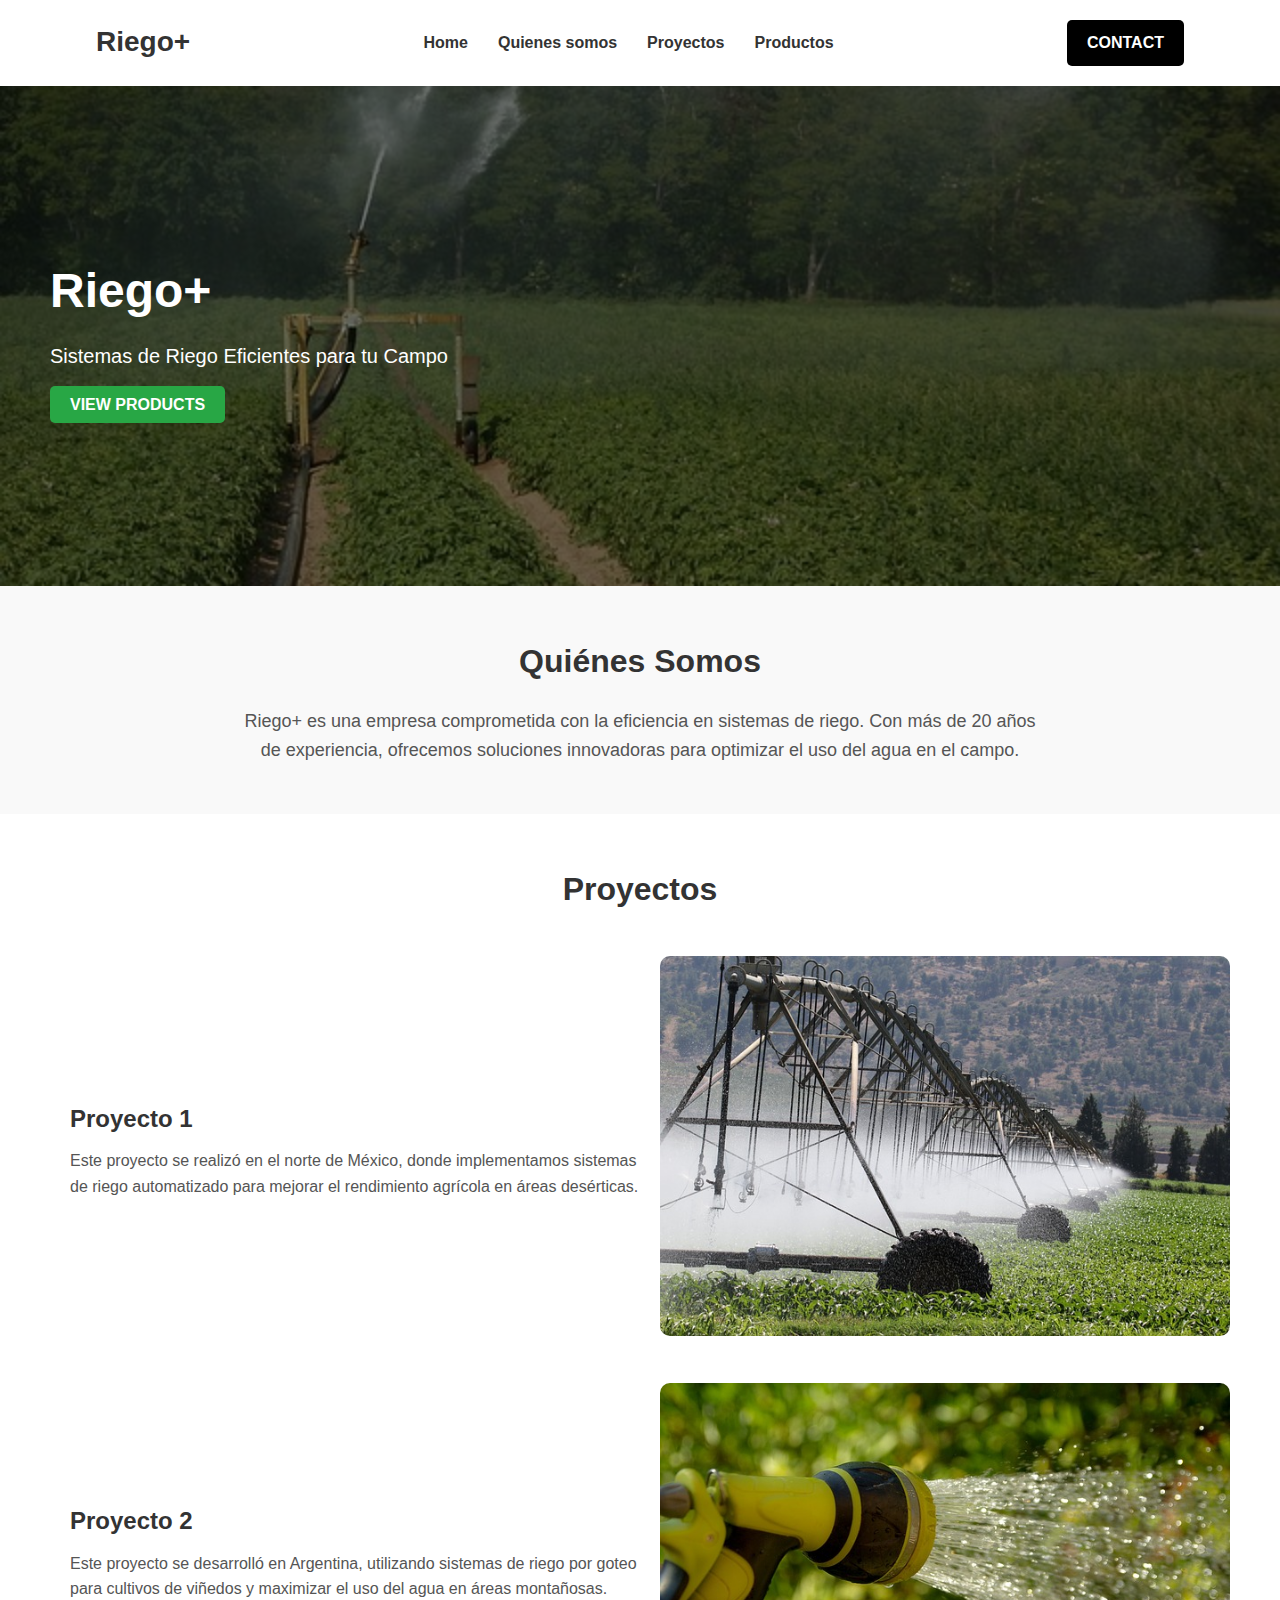
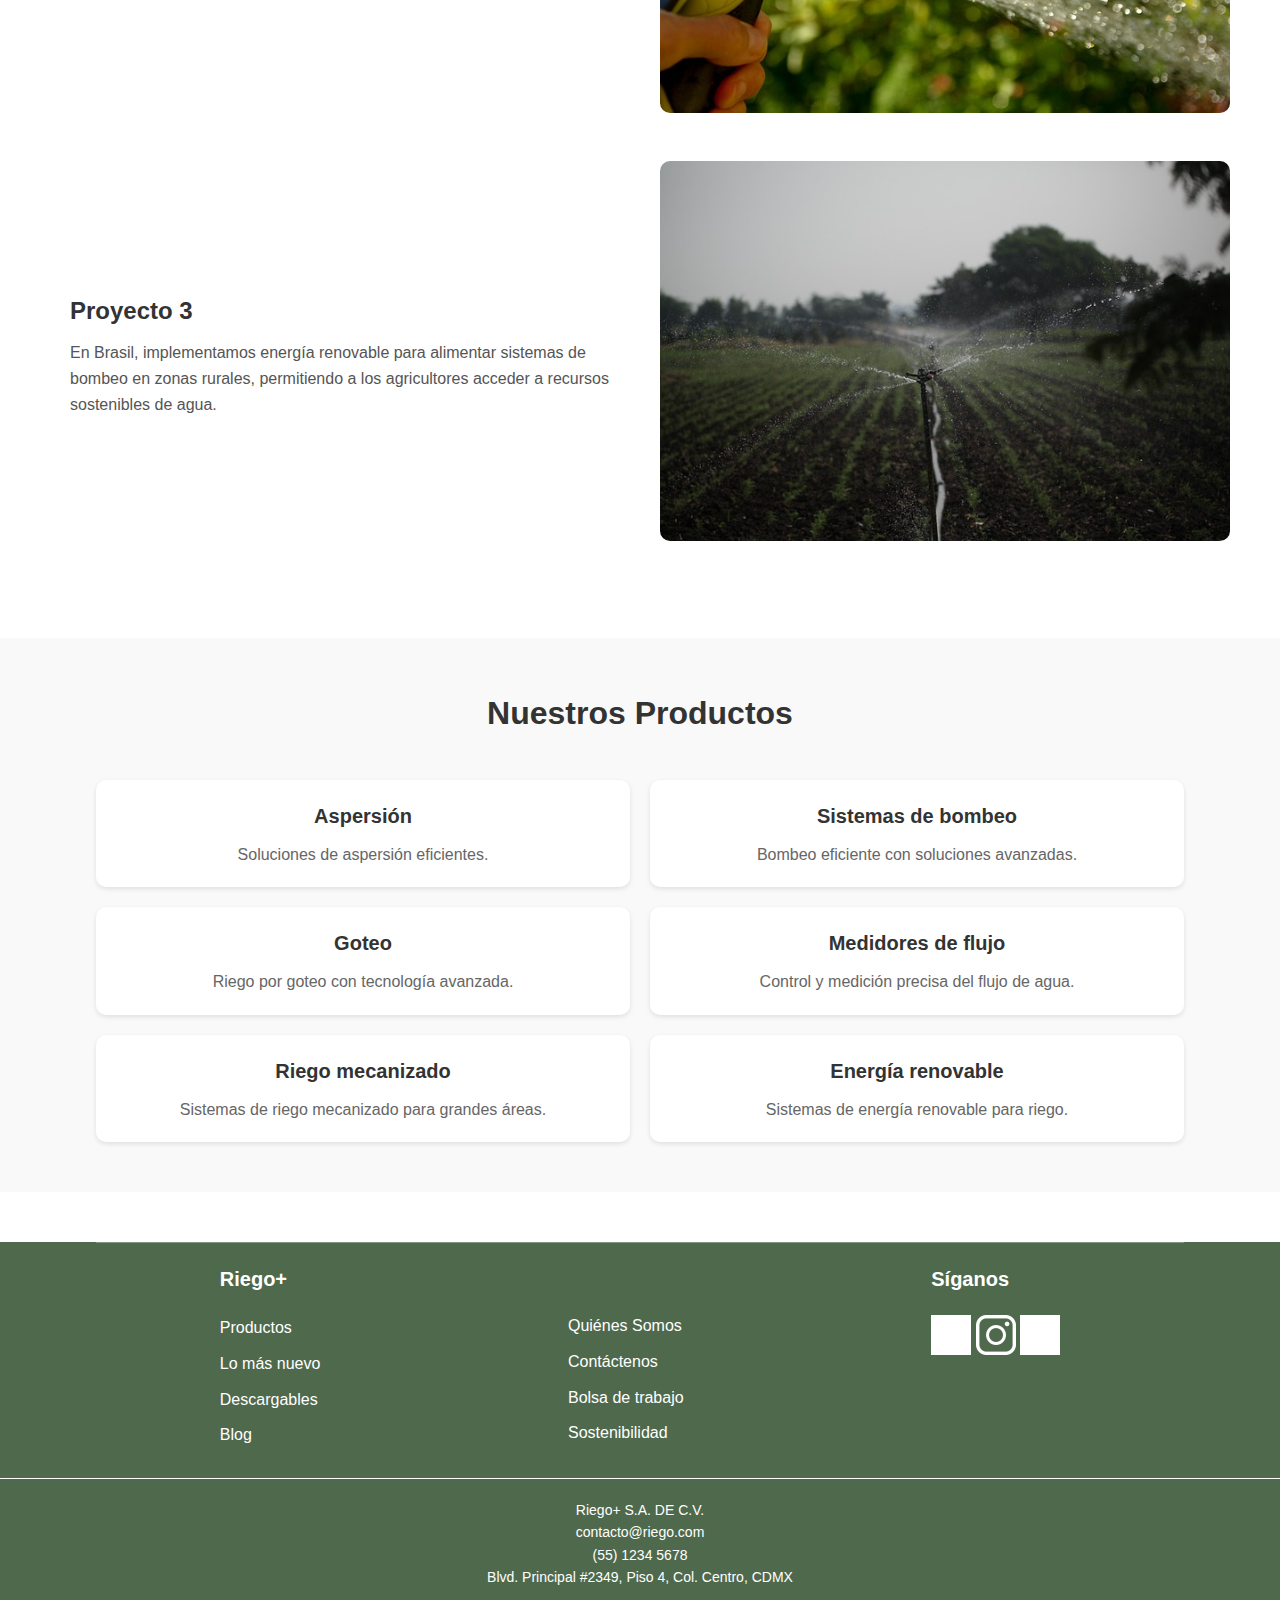
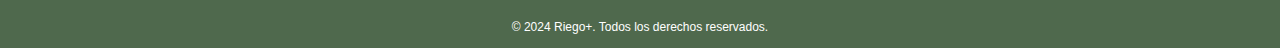
<file: index.html>
<!DOCTYPE html>
<html lang="es">
<head>
    <meta charset="UTF-8">
    <meta name="viewport" content="width=device-width, initial-scale=1.0">
    <title>Riego+</title>
    <link rel="stylesheet" href="styles.css">
</head>
<body>
    <!-- Header con la barra de navegación -->
    <header>
        <div class="container">
            <h1 class="logo"><a href="#inicio">Riego+</a></h1>
            <nav>
                <ul>
                    <li><a href="#inicio">Home</a></li>
                    <li><a href="#quienes-somos">Quienes somos</a></li>
                    <li><a href="#proyectos">Proyectos</a></li>
                    <li><a href="#productos">Productos</a></li>
                </ul>
            </nav>
            <a href="#" class="btn-contact">CONTACT</a>
        </div>
    </header>

    <!-- Sección de hero (Inicio) -->
    <section id="inicio" class="hero">
        <div class="hero-content">
            <h2>Riego+</h2>
            <p>Sistemas de Riego Eficientes para tu Campo</p>
            <a href="#productos" class="btn-view-services">VIEW PRODUCTS</a>
        </div>
    </section>

    <!-- Sección "Quienes Somos" -->
    <section id="quienes-somos" class="info-section">
        <h2>Quiénes Somos</h2>
        <p>Riego+ es una empresa comprometida con la eficiencia en sistemas de riego. Con más de 20 años de experiencia, ofrecemos soluciones innovadoras para optimizar el uso del agua en el campo.</p>
    </section>

    <!-- Sección "Proyectos" -->
    <section id="proyectos" class="proyectos-section">
        <h2>Proyectos</h2>
        <!-- Proyecto 1 -->
        <div class="proyecto">
            <div class="proyecto-descripcion">
                <h3>Proyecto 1</h3>
                <p>Este proyecto se realizó en el norte de México, donde implementamos sistemas de riego automatizado para mejorar el rendimiento agrícola en áreas desérticas.</p>
            </div>
            <div class="proyecto-imagen">
                <img src="Resources/proyecto1.jpg" alt="Proyecto 1">
            </div>
        </div>
        <!-- Proyecto 2 -->
        <div class="proyecto">
            <div class="proyecto-imagen">
                <img src="Resources/proyecto2.jpg" alt="Proyecto 2">
            </div>
            <div class="proyecto-descripcion">
                <h3>Proyecto 2</h3>
                <p>Este proyecto se desarrolló en Argentina, utilizando sistemas de riego por goteo para cultivos de viñedos y maximizar el uso del agua en áreas montañosas.</p>
            </div>
        </div>
        <!-- Proyecto 3 -->
        <div class="proyecto">
            <div class="proyecto-descripcion">
                <h3>Proyecto 3</h3>
                <p>En Brasil, implementamos energía renovable para alimentar sistemas de bombeo en zonas rurales, permitiendo a los agricultores acceder a recursos sostenibles de agua.</p>
            </div>
            <div class="proyecto-imagen">
                <img src="Resources/proyecto3.jpg" alt="Proyecto 3">
            </div>
        </div>
    </section>

    <!-- Sección de productos -->
    <section id="productos" class="services">
        <h2>Nuestros Productos</h2>
        <div class="service-container">
            <!-- Columna izquierda -->
            <div class="service-column">
                <a href="catalogoAspersion.html" class="service-item">
                    <h3>Aspersión</h3>
                    <p>Soluciones de aspersión eficientes.</p>
                </a>
                <a href="catalogoGoteo.html" class="service-item">
                    <h3>Goteo</h3>
                    <p>Riego por goteo con tecnología avanzada.</p>
                </a>
                <a href="catalogoRiegoMeca.html" class="service-item">
                    <h3>Riego mecanizado</h3>
                    <p>Sistemas de riego mecanizado para grandes áreas.</p>
                </a>
            </div>
            <!-- Columna derecha -->
            <div class="service-column">
                <a href="catalogoSisBombeo.html" class="service-item">
                    <h3>Sistemas de bombeo</h3>
                    <p>Bombeo eficiente con soluciones avanzadas.</p>
                </a>
                <a href="catalogoMedFlujo.html" class="service-item">
                    <h3>Medidores de flujo</h3>
                    <p>Control y medición precisa del flujo de agua.</p>
                </a>
                <a href="catalogoEnergíaRenovable.html" class="service-item">
                    <h3>Energía renovable</h3>
                    <p>Sistemas de energía renovable para riego.</p>
                </a>
            </div>
        </div>
    </section>

    <!-- Footer -->
    <footer>
        <div class="footer-container">
            <div class="footer-left">
                <h3>Riego+</h3>
                <ul>
                    <li><a href="#">Productos</a></li>
                    <li><a href="#">Lo más nuevo</a></li>
                    <li><a href="#">Descargables</a></li>
                    <li><a href="#">Blog</a></li>
                </ul>
            </div>
            <div class="footer-center">
                <ul>
                    <li><a href="#quienes-somos">Quiénes Somos</a></li>
                    <li><a href="#">Contáctenos</a></li>
                    <li><a href="#">Bolsa de trabajo</a></li>
                    <li><a href="#">Sostenibilidad</a></li>
                </ul>
            </div>
            <div class="footer-right">
                <h3>Síganos</h3>
                <div class="social-icons">
                    <a href="https://wa.me/528124800094" target="_blank"><img src="Resources/whatsapp.png" alt="WhatsApp"></a>
                    <a href="#"><img src="Resources/instagram.jpg" alt="Instagram"></a>
                    <a href="#"><img src="Resources/outlook.png" alt="Outlook"></a>
                </div>
            </div>
        </div>

        <!-- Sección de Contacto -->
        <div class="footer-contact">
            <p>Riego+ S.A. DE C.V.<br>
               contacto@riego.com<br>
               (55) 1234 5678<br>
               Blvd. Principal #2349, Piso 4, Col. Centro, CDMX</p>
        </div>

        <!-- Derechos reservados -->
        <div class="footer-bottom">
            <p>&copy; 2024 Riego+. Todos los derechos reservados.</p>
        </div>
    </footer>
</body>
</html>
</file>
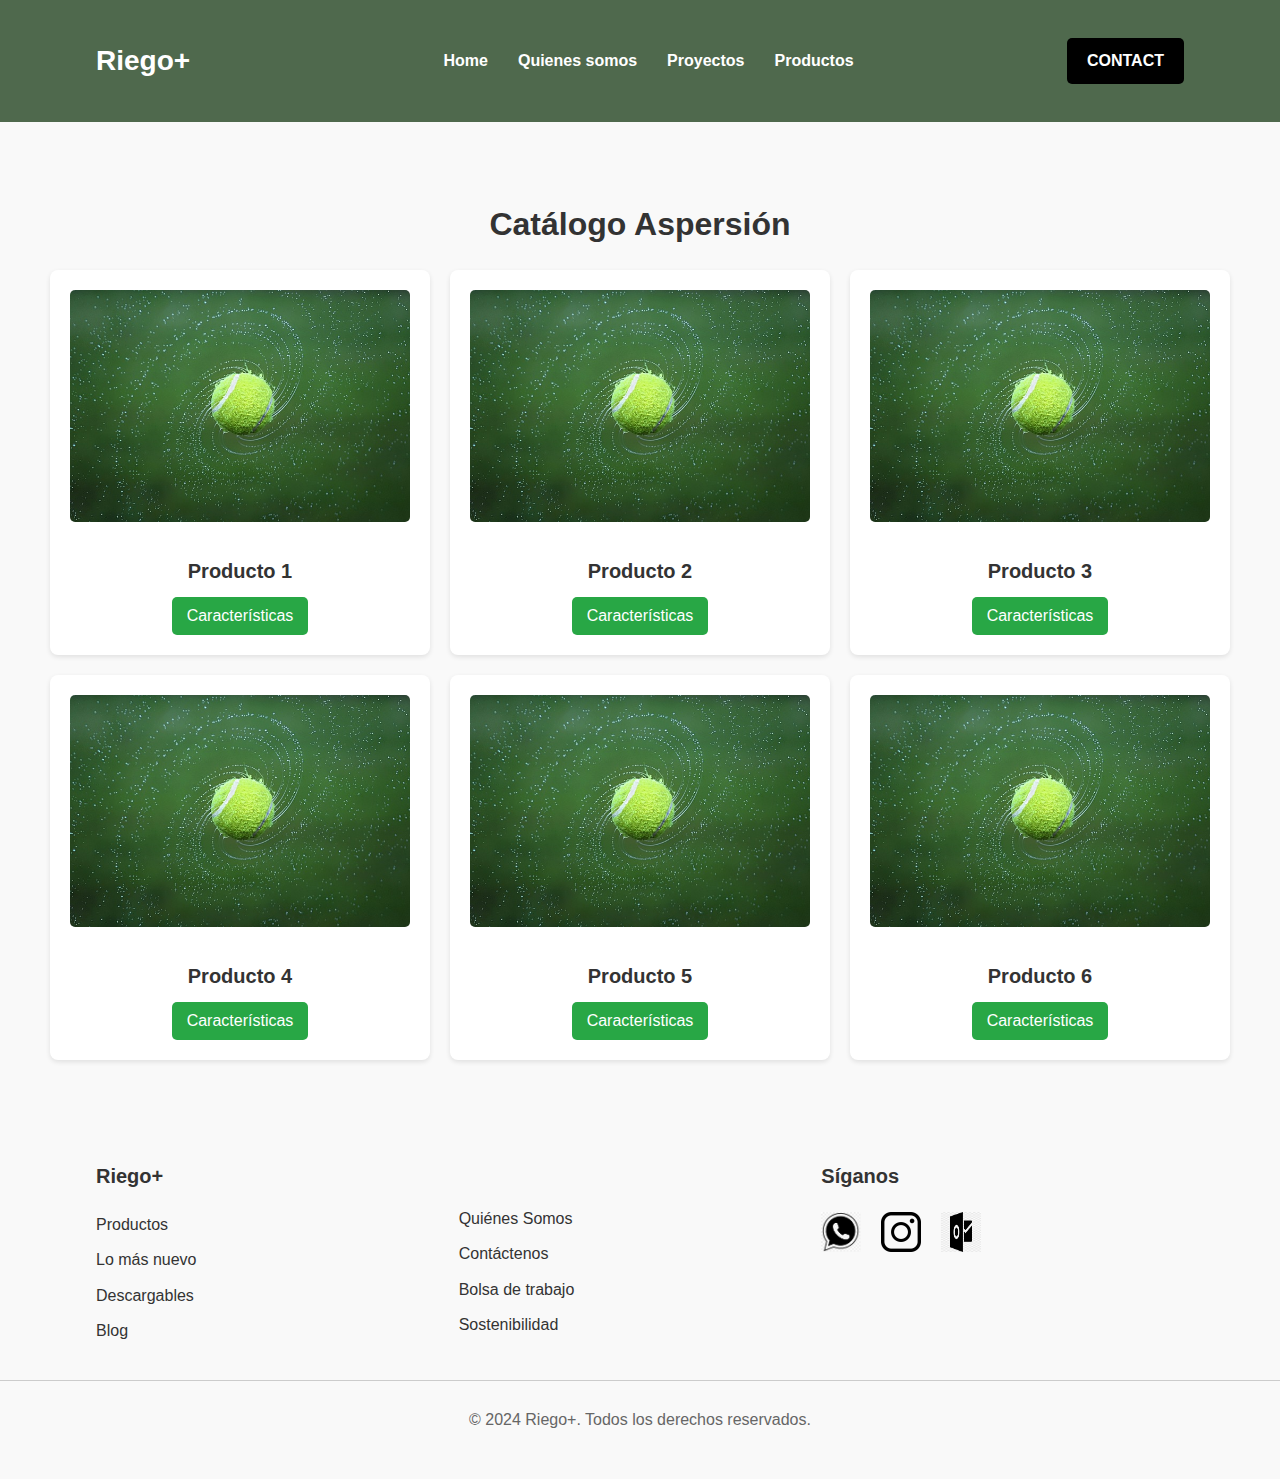
<file: catalogoAspersion.html>
<!DOCTYPE html>
<html lang="es">
<head>
    <meta charset="UTF-8">
    <meta name="viewport" content="width=device-width, initial-scale=1.0">
    <title>Catálogo Aspersión - Riego+</title>
    <link rel="stylesheet" href="styCatalogo.css">
</head>
<body>
    <!-- Header con la barra de navegación -->
    <header>
        <div class="container">
            <h1 class="logo"><a href="index.html#inicio">Riego+</a></h1>
            <nav>
                <ul>
                    <li><a href="index.html#inicio">Home</a></li>
                    <li><a href="index.html#quienes-somos">Quienes somos</a></li>
                    <li><a href="index.html#proyectos">Proyectos</a></li>
                    <li><a href="index.html#productos">Productos</a></li>
                </ul>
            </nav>
            <a href="#" class="btn-contact">CONTACT</a>
        </div>
    </header>

    <!-- Sección de Catálogo -->
    <section id="catalogo" class="catalogo-section">
        <h2>Catálogo Aspersión</h2>
        <div class="product-grid">
            <!-- Producto 1 -->
            <div class="product-card">
                <img src="Resources/ejemploProducto.jpg" alt="Aspersión">
                <h3>Producto 1</h3>
                <button onclick="toggleDescription('desc1')">Características</button>
                <div id="desc1" class="product-description">
                    <p>Soluciones de aspersión eficientes.</p>
                    <ul>
                        <li>Característica 1: Alcance de hasta 15 metros.</li>
                        <li>Característica 2: Bajo consumo de agua.</li>
                        <li>Característica 3: Material resistente a la corrosión.</li>
                    </ul>
                </div>
            </div>

            <!-- Producto 2 -->
            <div class="product-card">
                <img src="Resources/ejemploProducto.jpg" alt="Goteo">
                <h3>Producto 2</h3>
                <button onclick="toggleDescription('desc2')">Características</button>
                <div id="desc2" class="product-description">
                    <p>Riego por goteo con tecnología avanzada</p>
                    <ul>
                        <li>Característica 1: Alcance de hasta 15 metros.</li>
                        <li>Característica 2: Bajo consumo de agua.</li>
                        <li>Característica 3: Material resistente a la corrosión.</li>
                    </ul>
                </div>
            </div>

            <!-- Producto 3 -->
            <div class="product-card">
                <img src="Resources/ejemploProducto.jpg" alt="Riego mecanizado">
                <h3>Producto 3</h3>
                <button onclick="toggleDescription('desc3')">Características</button>
                <div id="desc3" class="product-description">
                    <p>Sistemas de riego mecanizado para grandes áreas</p>
                    <ul>
                        <li>Característica 1: Alcance de hasta 15 metros.</li>
                        <li>Característica 2: Bajo consumo de agua.</li>
                        <li>Característica 3: Material resistente a la corrosión.</li>
                    </ul>
                </div>
            </div>

            <!-- Producto 4 -->
            <div class="product-card">
                <img src="Resources/ejemploProducto.jpg" alt="Sistemas de bombeo">
                <h3>Producto 4</h3>
                <button onclick="toggleDescription('desc4')">Características</button>
                <div id="desc4" class="product-description">
                    <p>Bombeo eficiente con soluciones avanzadas.</p>
                    <ul>
                        <li>Característica 1: Alcance de hasta 15 metros.</li>
                        <li>Característica 2: Bajo consumo de agua.</li>
                        <li>Característica 3: Material resistente a la corrosión.</li>
                    </ul>
                </div>
            </div>

            <!-- Producto 5 -->
            <div class="product-card">
                <img src="Resources/ejemploProducto.jpg" alt="Medidores de flujo">
                <h3>Producto 5</h3>
                <button onclick="toggleDescription('desc5')">Características</button>
                <div id="desc5" class="product-description">
                    <p>Control y medición precisa del flujo de agua.</p>
                    <ul>
                        <li>Característica 1: Alcance de hasta 15 metros.</li>
                        <li>Característica 2: Bajo consumo de agua.</li>
                        <li>Característica 3: Material resistente a la corrosión.</li>
                    </ul>
                </div>
            </div>

            <!-- Producto 6 -->
            <div class="product-card">
                <img src="Resources/ejemploProducto.jpg" alt="Energía renovable">
                <h3>Producto 6</h3>
                <button onclick="toggleDescription('desc6')">Características</button>
                <div id="desc6" class="product-description">
                    <p>Sistemas de energia renovable para riego.</p>
                    <ul>
                        <li>Característica 1: Alcance de hasta 15 metros.</li>
                        <li>Característica 2: Bajo consumo de agua.</li>
                        <li>Característica 3: Material resistente a la corrosión.</li>
                    </ul>
                </div>
            </div>
        </div>
    </section>

    <!-- Footer -->
    <footer>
        <div class="footer-container">
            <div class="footer-left">
                <h3>Riego+</h3>
                <ul>
                    <li><a href="#">Productos</a></li>
                    <li><a href="#">Lo más nuevo</a></li>
                    <li><a href="#">Descargables</a></li>
                    <li><a href="#">Blog</a></li>
                </ul>
            </div>
            <div class="footer-center">
                <ul>
                    <li><a href="index.html#quienes-somos">Quiénes Somos</a></li>
                    <li><a href="#">Contáctenos</a></li>
                    <li><a href="#">Bolsa de trabajo</a></li>
                    <li><a href="#">Sostenibilidad</a></li>
                </ul>
            </div>
            <div class="footer-right">
                <h3>Síganos</h3>
                <div class="social-icons">
                    <a href="https://wa.me/524778499546" target="_blank"><img src="Resources/whatsapp.png" alt="WhatsApp"></a>
                    <a href="#"><img src="Resources/instagram.jpg" alt="Instagram"></a>
                    <a href="#"><img src="Resources/outlook.png" alt="Outlook"></a>
                </div>
            </div>
        </div>
        <div class="footer-bottom">
            <p>&copy; 2024 Riego+. Todos los derechos reservados.</p>
        </div>
    </footer>

    <!-- Script para mostrar y ocultar la descripción -->
    <script>
        function toggleDescription(id) {
            var element = document.getElementById(id);
            element.style.display = element.style.display === 'none' || element.style.display === '' ? 'block' : 'none';
        }
    </script>
</body>
</html>
</file>
<file: styles.css>
/* Reiniciar márgenes y rellenos */
* {
    margin: 0;
    padding: 0;
    box-sizing: border-box;
}

body {
    font-family: Arial, sans-serif;
    line-height: 1.6;
    color: #333;
}

/* Estilos del encabezado */
header {
    background: white;
    color: #333;
    padding: 20px 0;
    box-shadow: 0 2px 5px rgba(0, 0, 0, 0.1);
}

.container {
    width: 85%;
    margin: auto;
    display: flex;
    justify-content: space-between;
    align-items: center;
}

.logo {
    font-size: 28px;
    font-weight: bold;
}

.logo a {
    color: inherit; /* Mantiene el color del encabezado */
    text-decoration: none; /* Elimina el subrayado */
}

nav ul {
    list-style: none;
    display: flex;
    gap: 30px;
}

nav a {
    color: #333;
    text-decoration: none;
    font-weight: bold;
}

.btn-contact {
    background: black;
    color: white;
    padding: 10px 20px;
    text-decoration: none;
    border-radius: 5px;
    font-weight: bold;
}

.btn-contact:hover {
    background-color: #555;
}

/* Hero Section */
.hero {
    background-image: url('Resources/Riego_Main.jpg');
    background-position: center center;
    background-size: cover;
    background-repeat: no-repeat;
    height: 500px;
    display: flex;
    align-items: center;
    color: white;
    position: relative;
}

.hero::after {
    content: "";
    position: absolute;
    top: 0;
    left: 0;
    right: 0;
    bottom: 0;
    background: rgba(0, 0, 0, 0.5); /* Fondo oscuro superpuesto */
}

.hero-content {
    z-index: 1;
    text-align: left;
    max-width: 800px;
    padding-left: 50px;
}

.hero h2 {
    font-size: 48px;
    margin-bottom: 10px;
}

.hero p {
    font-size: 20px;
    margin-bottom: 20px;
}

.btn-view-services {
    background: #28a745;
    color: white;
    padding: 10px 20px;
    text-decoration: none;
    border-radius: 5px;
    font-weight: bold;
}

.btn-view-services:hover {
    background: #218838;
}

/* Secciones de información */
.info-section {
    padding: 50px;
    background-color: #f9f9f9;
    text-align: center;
}

.info-section h2 {
    font-size: 32px;
    margin-bottom: 20px;
}

.info-section p {
    font-size: 18px;
    color: #555;
    max-width: 800px;
    margin: 0 auto;
}

/* Sección de Proyectos */
.proyectos-section {
    padding: 50px;
    background-color: #fff;
    text-align: center;
}

.proyectos-section h2 {
    font-size: 32px;
    margin-bottom: 40px;
}

.proyecto {
    display: flex;
    align-items: center;
    margin-bottom: 40px;
}

/* Invertir la dirección solo para el Proyecto 2 */
.proyectos-section .proyecto:nth-of-type(2) {
    flex-direction: row-reverse; /* Imagen a la izquierda, texto a la derecha */
}

.proyecto-descripcion {
    flex: 1;
    padding: 20px;
    text-align: left;
}

.proyecto-descripcion h3 {
    font-size: 24px;
    margin-bottom: 10px;
}

.proyecto-descripcion p {
    font-size: 16px;
    color: #555;
}

.proyecto-imagen {
    flex: 1;
    text-align: center;
}

.proyecto-imagen img {
    max-width: 100%;
    border-radius: 10px;
}

/* Sección de productos */
.services {
    padding: 50px 0;
    background: #f9f9f9;
    text-align: center;
}

.services h2 {
    margin-bottom: 40px;
    font-size: 32px;
}

.service-container {
    display: grid;
    grid-template-columns: 1fr 1fr;
    gap: 20px;
    width: 85%;
    margin: auto;
}

.service-column {
    display: flex;
    flex-direction: column;
    gap: 20px;
}

/* Estilos para los enlaces dentro de los recuadros de productos */
.service-item {
    background: white;
    padding: 20px;
    border-radius: 10px;
    box-shadow: 0 2px 5px rgba(0, 0, 0, 0.1);
    color: #333; /* Color del texto */
    text-decoration: none; /* Elimina el subrayado */
}

.service-item h3, .service-item p {
    color: inherit; /* Hereda el color del elemento padre */
}

.service-item:hover {
    text-decoration: none; /* Mantiene sin subrayado al pasar el mouse */
}

.service-item h3:hover, .service-item p:hover {
    color: #333; /* Mantiene el color sin subrayado en hover */
}

.service-item h3 {
    margin-bottom: 10px;
    font-size: 20px;
}

.service-item p {
    font-size: 16px;
    color: #666;
}

/* Footer */
footer {
    background-color: rgb(79, 105, 77); /* Fondo verde */
    color: white; /* Texto en blanco */
}

.footer-container {
    display: flex;
    justify-content: space-around;
    align-items: flex-start;
    width: 85%;
    margin: auto;
    padding: 20px 0;
    color: white; /* Texto en blanco */
    border-top: 1px solid rgba(255, 255, 255, 0.3); /* Línea superior */
    margin-top: 50px;
}

.footer-left h3, .footer-right h3 {
    font-size: 20px;
    margin-bottom: 20px;
}

.footer-left ul, .footer-center ul {
    list-style: none;
    padding: 0;
}

.footer-left ul li, .footer-center ul li {
    margin-bottom: 10px;
}

.footer-left ul li a, .footer-center ul li a {
    color: white; /* Enlaces en blanco */
    text-decoration: none;
}

.footer-left ul li a:hover, .footer-center ul li a:hover {
    text-decoration: underline; /* Subrayado al pasar el ratón */
}

.footer-right .social-icons a img {
    width: 40px;
    height: 40px;
    filter: brightness(0) invert(1); /* Para que los íconos se vean bien en el fondo oscuro */
}

.footer-contact {
    text-align: center;
    padding: 20px;
    font-size: 14px;
    line-height: 1.6;
    border-top: 1px solid rgb(255, 255, 255);
}

.footer-bottom {
    text-align: center;
    padding: 10px;
    font-size: 12px;
    color: white;
}

.footer-center {
    margin-top: 50px;
}
</file>
<file: styCatalogo.css>
/* Estilos básicos */
body {
    font-family: Arial, sans-serif;
    line-height: 1.6;
    color: #333;
    margin: 0;
    padding: 0;
}

/* Estilos del encabezado */
header {
    background: rgb(79, 105, 77);
    color: white;
    padding: 20px 0;
    box-shadow: 0 2px 5px rgba(0, 0, 0, 0.1);
}

.container {
    width: 85%;
    margin: auto;
    display: flex;
    justify-content: space-between;
    align-items: center;
}

.logo {
    font-size: 28px;
    font-weight: bold;
}

.logo a {
    color: inherit;
    text-decoration: none;
}

nav ul {
    list-style: none;
    display: flex;
    gap: 30px;
}

nav a {
    color: #FFF;
    text-decoration: none;
    font-weight: bold;
}

.btn-contact {
    background: black;
    color: white;
    padding: 10px 20px;
    text-decoration: none;
    border-radius: 5px;
    font-weight: bold;
}

.btn-contact:hover {
    background-color: #555;
}

/* Sección de Catálogo */
.catalogo-section {
    padding: 50px;
    text-align: center;
    background-color: #f9f9f9;
}

.catalogo-section h2 {
    font-size: 32px;
    margin-bottom: 20px;
}

.product-grid {
    display: grid;
    grid-template-columns: repeat(3, 1fr); /* Tres columnas */
    gap: 20px;
    max-width: 1200px;
    margin: 0 auto;
}

.product-card {
    background: white;
    border-radius: 8px;
    box-shadow: 0 2px 5px rgba(0, 0, 0, 0.1);
    padding: 20px;
    text-align: center;
}

.product-card img {
    max-width: 100%;
    height: auto;
    border-radius: 5px;
    margin-bottom: 15px;
}

.product-card h3 {
    font-size: 20px;
    margin: 10px 0;
}

.product-card button {
    background-color: #28a745;
    color: white;
    border: none;
    padding: 10px 15px;
    border-radius: 5px;
    cursor: pointer;
    font-size: 16px;
}

.product-card button:hover {
    background-color: #218838;
}

.product-description {
    display: none; /* Oculto por defecto */
    margin-top: 10px;
    font-size: 16px;
    color: #555;
}

/* Footer */
footer {
    background: #f9f9f9;
    padding: 30px 0;
    color: #333;
}

.footer-container {
    display: flex;
    justify-content: space-around;
    width: 85%;
    margin: auto;
}

.footer-left, .footer-center, .footer-right {
    flex: 1;
}

.footer-left h3, .footer-right h3 {
    font-size: 20px;
    margin-bottom: 20px;
}

.footer-left ul, .footer-center ul {
    list-style: none;
    padding: 0;
}

.footer-left ul li, .footer-center ul li {
    margin-bottom: 10px;
}

.footer-left ul li a, .footer-center ul li a {
    color: #333;
    text-decoration: none;
}

.footer-center {
    margin-top: 50px;
    flex: 1;
}

.footer-right .social-icons {
    display: flex;
    gap: 20px;
}

.footer-right .social-icons a img {
    width: 40px;
    height: 40px;
}

.footer-bottom {
    text-align: center;
    margin-top: 20px;
    padding-top: 10px;
    border-top: 1px solid #ccc;
    color: #666;
}

.footer-right .social-icons a:hover img {
    opacity: 0.7;
}
</file>
